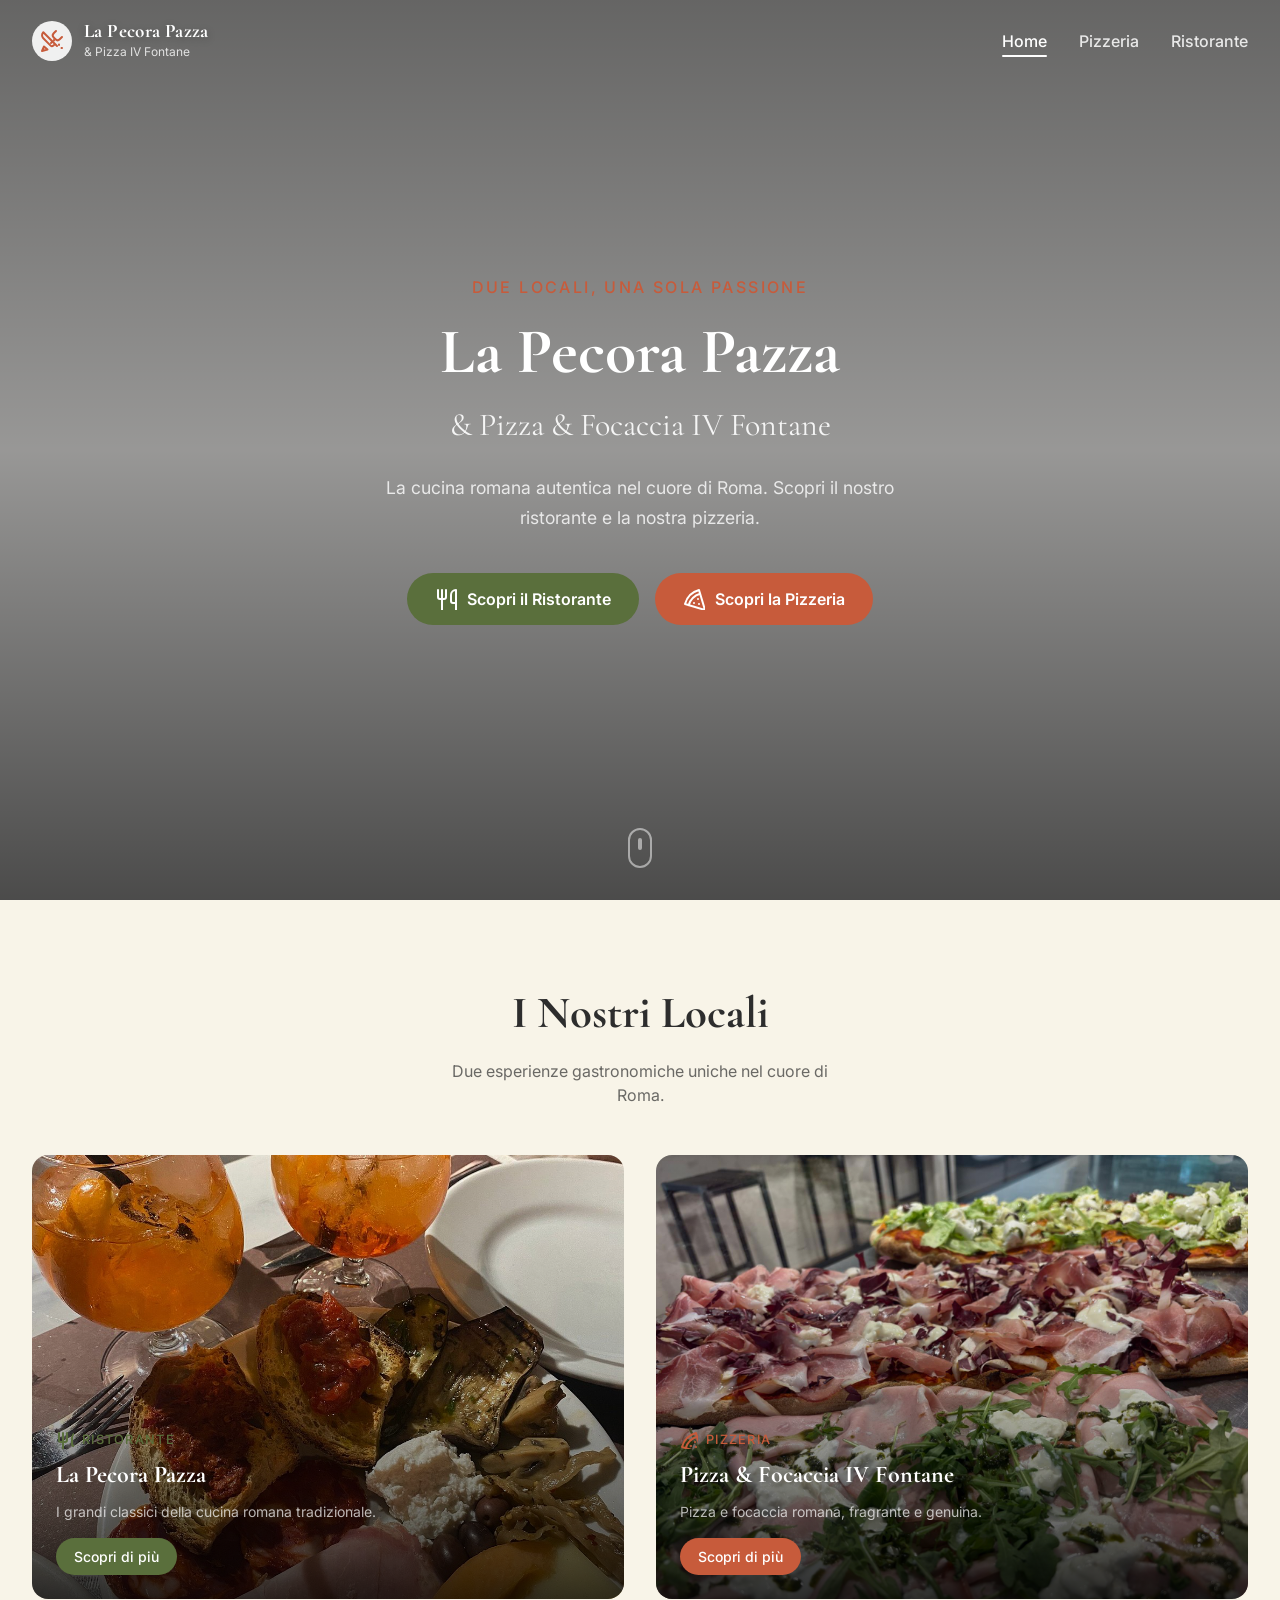
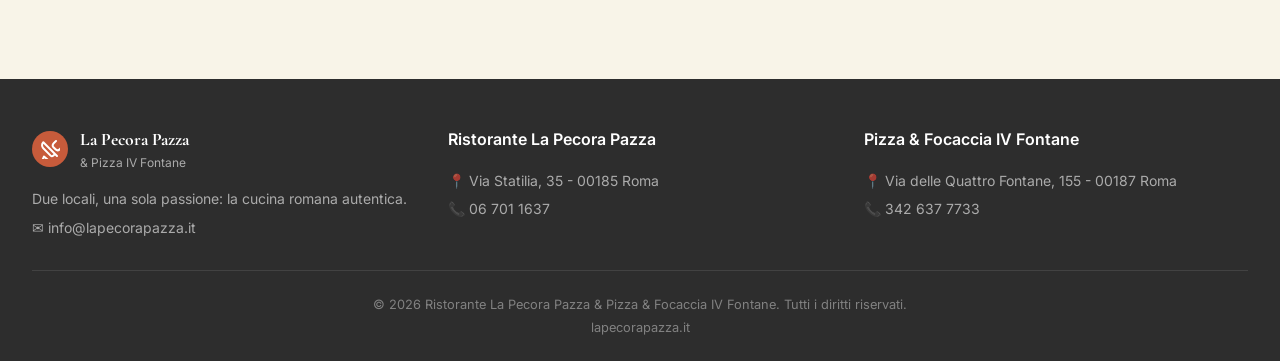
<file: index.html>
<!DOCTYPE html>
<html lang="it">
<head>
  <meta charset="UTF-8" />
  <meta name="viewport" content="width=device-width, initial-scale=1.0" />
  <meta name="description" content="Ristorante La Pecora Pazza e Pizza & Focaccia IV Fontane - Due locali, una sola passione. Cucina romana autentica nel cuore di Roma." />
  <title>La Pecora Pazza & Pizza IV Fontane - Home</title>
  <link rel="preconnect" href="https://fonts.googleapis.com">
  <link rel="preconnect" href="https://fonts.gstatic.com" crossorigin>
  <link href="https://fonts.googleapis.com/css2?family=Cormorant+Garamond:ital,wght@0,400;0,500;0,600;0,700;1,400&family=Inter:wght@300;400;500;600&display=swap" rel="stylesheet">
  <link rel="icon" href="favicon.svg" type="image/svg+xml" />
  <meta name="theme-color" content="#C75B3B" />
  <link rel="canonical" href="https://lapecorapazza.it/index.html" />
  <meta property="og:type" content="website" />
  <meta property="og:site_name" content="La Pecora Pazza & Pizza IV Fontane" />
  <meta property="og:locale" content="it_IT" />
  <meta property="og:title" content="La Pecora Pazza & Pizza IV Fontane — Cucina romana a Roma" />
  <meta property="og:description" content="Due locali, una sola passione: il ristorante La Pecora Pazza e la pizzeria Pizza & Focaccia IV Fontane, nel cuore di Roma." />
  <meta property="og:url" content="https://lapecorapazza.it/index.html" />
  <meta property="og:image" content="https://lapecorapazza.it/ristorante_home_cta.jpeg" />
  <meta name="twitter:card" content="summary_large_image" />
  <meta name="twitter:title" content="La Pecora Pazza & Pizza IV Fontane — Cucina romana a Roma" />
  <meta name="twitter:description" content="Due locali, una sola passione: il ristorante La Pecora Pazza e la pizzeria Pizza & Focaccia IV Fontane, nel cuore di Roma." />
  <meta name="twitter:image" content="https://lapecorapazza.it/ristorante_home_cta.jpeg" />
  <script type="application/ld+json">
{
  "@context": "https://schema.org",
  "@type": "ItemList",
  "name": "I nostri locali",
  "itemListElement": [
    {
      "@type": "ListItem",
      "position": 1,
      "item": {
        "@context": "https://schema.org",
        "@type": "Restaurant",
        "name": "Ristorante La Pecora Pazza",
        "servesCuisine": "Cucina romana",
        "url": "https://lapecorapazza.it/ristorante.html",
        "image": "https://lapecorapazza.it/ristorante_home_cta.jpeg",
        "telephone": "+39 06 701 1637",
        "email": "info@lapecorapazza.it",
        "priceRange": "€€",
        "address": {
          "@type": "PostalAddress",
          "streetAddress": "Via Statilia, 35",
          "postalCode": "00185",
          "addressLocality": "Roma",
          "addressRegion": "RM",
          "addressCountry": "IT"
        },
        "openingHoursSpecification": [
          {
            "@type": "OpeningHoursSpecification",
            "dayOfWeek": [
              "Monday",
              "Tuesday",
              "Wednesday",
              "Thursday",
              "Friday",
              "Saturday",
              "Sunday"
            ],
            "opens": "18:30",
            "closes": "23:00"
          }
        ]
      }
    },
    {
      "@type": "ListItem",
      "position": 2,
      "item": {
        "@context": "https://schema.org",
        "@type": "Restaurant",
        "name": "Pizza & Focaccia IV Fontane",
        "servesCuisine": "Pizza e focaccia romana",
        "url": "https://lapecorapazza.it/pizzeria.html",
        "image": "https://lapecorapazza.it/pizzeria_home_cta.jpeg",
        "telephone": "+39 342 637 7733",
        "email": "info@lapecorapazza.it",
        "priceRange": "€",
        "address": {
          "@type": "PostalAddress",
          "streetAddress": "Via delle Quattro Fontane, 155",
          "postalCode": "00187",
          "addressLocality": "Roma",
          "addressRegion": "RM",
          "addressCountry": "IT"
        },
        "openingHoursSpecification": [
          {
            "@type": "OpeningHoursSpecification",
            "dayOfWeek": [
              "Monday",
              "Tuesday",
              "Wednesday",
              "Thursday",
              "Friday",
              "Saturday",
              "Sunday"
            ],
            "opens": "11:00",
            "closes": "22:30"
          }
        ]
      }
    }
  ]
}
  </script>
  <link rel="stylesheet" href="styles.css">
</head>
<body class="flex flex-col min-h-screen">

  <!-- HEADER -->
  <header id="site-header">
    <div class="max-w-7xl mx-auto px-4 sm:px-6 lg:px-8">
      <div class="flex items-center justify-between">
        <!-- Logo -->
        <a href="index.html" class="flex items-center gap-3" style="text-decoration:none;">
          <div class="logo-icon">
            <svg xmlns="http://www.w3.org/2000/svg" width="24" height="24" viewBox="0 0 24 24" fill="none" stroke="currentColor" stroke-width="2" stroke-linecap="round" stroke-linejoin="round"><path d="m16 2-2.3 2.3a3 3 0 0 0 0 4.2l1.8 1.8a3 3 0 0 0 4.2 0L22 8"/><path d="M15 15 3.3 3.3a4.2 4.2 0 0 0 0 6l7.3 7.3c.7.7 2 .7 2.8 0L15 15Zm0 0 2 2"/><path d="m2 22 5.5-1.5L4 17.5 2 22Z"/><path d="M14 11.5V11"/><path d="M19 16v-.5"/><path d="M22 19h-.5"/><path d="m12 13-1 1"/></svg>
          </div>
          <div class="flex flex-col">
            <span class="header-logo-text">La Pecora Pazza</span>
            <span class="header-logo-sub">& Pizza IV Fontane</span>
          </div>
        </a>

        <!-- Desktop Nav -->
        <nav id="desktop-nav" class="flex items-center gap-8">
          <a href="index.html" class="nav-link active">Home</a>
          <a href="pizzeria.html" class="nav-link">Pizzeria</a>
          <a href="ristorante.html" class="nav-link">Ristorante</a>
        </nav>

        <!-- Mobile toggle -->
        <button id="menu-toggle" aria-label="Menu">
          <svg id="icon-menu" xmlns="http://www.w3.org/2000/svg" width="24" height="24" fill="none" stroke="currentColor" stroke-width="2" stroke-linecap="round" stroke-linejoin="round"><line x1="3" y1="12" x2="21" y2="12"/><line x1="3" y1="6" x2="21" y2="6"/><line x1="3" y1="18" x2="21" y2="18"/></svg>
          <svg id="icon-close" xmlns="http://www.w3.org/2000/svg" width="24" height="24" fill="none" stroke="currentColor" stroke-width="2" stroke-linecap="round" stroke-linejoin="round" style="display:none;"><line x1="18" y1="6" x2="6" y2="18"/><line x1="6" y1="6" x2="18" y2="18"/></svg>
        </button>
      </div>

      <!-- Mobile Menu -->
      <div id="mobile-menu">
        <a href="index.html" class="mobile-nav-link active">Home</a>
        <a href="pizzeria.html" class="mobile-nav-link">Pizzeria</a>
        <a href="ristorante.html" class="mobile-nav-link">Ristorante</a>
      </div>
    </div>
  </header>

  <main class="flex-1">

    <!-- HERO -->
    <section class="relative flex items-center justify-center overflow-hidden" style="min-height:100vh;">
      <div class="absolute inset-0" style="background-image:url('https://images.unsplash.com/photo-1414235077428-338989a2e8c0?w=1920&q=80'); background-size:cover; background-position:center;">
        <div class="absolute inset-0" style="background:linear-gradient(to bottom, rgba(0,0,0,0.6), rgba(0,0,0,0.4), rgba(0,0,0,0.7));"></div>
      </div>
      <div class="relative z-10 max-w-4xl mx-auto px-4 text-center text-white">
        <p style="color:var(--color-terracotta); font-weight:500; letter-spacing:0.15em; text-transform:uppercase; margin-bottom:16px;">
          Due locali, una sola passione
        </p>
        <h1 class="font-serif" style="font-size:clamp(2rem,6vw,4rem); font-weight:700; margin-bottom:12px; line-height:1.15;">
          La Pecora Pazza
        </h1>
        <p class="font-serif" style="font-size:clamp(1.2rem,3vw,2rem); color:rgba(255,255,255,0.9); margin-bottom:24px;">
          & Pizza & Focaccia IV Fontane
        </p>
        <p style="font-size:1.1rem; color:rgba(255,255,255,0.8); max-width:560px; margin:0 auto 40px; line-height:1.7;">
          La cucina romana autentica nel cuore di Roma. Scopri il nostro ristorante e la nostra pizzeria.
        </p>
        <div class="flex flex-col sm:flex-row gap-4 justify-center">
          <a href="ristorante.html" class="btn-olive">
            <svg xmlns="http://www.w3.org/2000/svg" width="22" height="22" fill="none" stroke="currentColor" stroke-width="2" stroke-linecap="round" stroke-linejoin="round"><path d="M3 2v7c0 1.1.9 2 2 2h4a2 2 0 0 0 2-2V2"/><path d="M7 2v20"/><path d="M21 15V2a5 5 0 0 0-5 5v6c0 1.1.9 2 2 2h3Zm0 0v7"/></svg>
            Scopri il Ristorante
          </a>
          <a href="pizzeria.html" class="btn-terracotta">
            <svg xmlns="http://www.w3.org/2000/svg" width="22" height="22" fill="none" stroke="currentColor" stroke-width="2" stroke-linecap="round" stroke-linejoin="round"><path d="M15 11h.01"/><path d="M11 15h.01"/><path d="M16 16h.01"/><path d="m2 16 20 6-6-20A20 20 0 0 0 2 16"/><path d="M5.71 17.11a17.04 17.04 0 0 1 11.4-11.4"/></svg>
            Scopri la Pizzeria
          </a>
        </div>
      </div>
      <!-- Scroll indicator -->
      <div class="absolute" style="bottom:32px; left:50%; transform:translateX(-50%);">
        <div class="scroll-indicator"><div class="scroll-dot"></div></div>
      </div>
    </section>

    <!-- I NOSTRI LOCALI -->
    <section style="padding:80px 0; background:var(--color-cream);">
      <div class="max-w-7xl mx-auto px-4 sm:px-6 lg:px-8">
        <div class="text-center" style="margin-bottom:48px;">
          <h2 class="font-serif" style="font-size:clamp(1.8rem,4vw,2.8rem); font-weight:700; color:var(--color-charcoal); margin-bottom:12px;">
            I Nostri Locali
          </h2>
          <p style="color:rgba(45,45,45,0.7); max-width:400px; margin:0 auto;">
            Due esperienze gastronomiche uniche nel cuore di Roma.
          </p>
        </div>

        <div class="grid md:grid-cols-2 gap-6 sm:gap-8">

          <!-- Ristorante Card -->
          <div class="location-card">
            <div class="location-card-img" style="background-image:url('ristorante_home_cta.jpeg');"></div>
            <div class="absolute inset-0" style="background:linear-gradient(to top, rgba(0,0,0,0.8) 0%, rgba(0,0,0,0.2) 50%, transparent 100%);"></div>
            <div class="absolute" style="bottom:0; left:0; right:0; padding:24px;">
              <div class="flex items-center gap-2" style="margin-bottom:8px;">
                <svg xmlns="http://www.w3.org/2000/svg" width="18" height="18" fill="none" stroke="var(--color-olive)" stroke-width="2" stroke-linecap="round" stroke-linejoin="round" style="flex-shrink:0;"><path d="M3 2v7c0 1.1.9 2 2 2h4a2 2 0 0 0 2-2V2"/><path d="M7 2v20"/><path d="M21 15V2a5 5 0 0 0-5 5v6c0 1.1.9 2 2 2h3Zm0 0v7"/></svg>
                <span style="color:var(--color-olive); font-weight:500; font-size:0.8rem; text-transform:uppercase; letter-spacing:0.1em;">Ristorante</span>
              </div>
              <h3 class="font-serif" style="font-size:1.5rem; font-weight:700; color:#fff; margin-bottom:8px;">La Pecora Pazza</h3>
              <p style="color:rgba(255,255,255,0.7); font-size:0.875rem; margin-bottom:16px;">I grandi classici della cucina romana tradizionale.</p>
              <a href="ristorante.html" class="btn-sm-olive">Scopri di più</a>
            </div>
          </div>

          <!-- Pizzeria Card -->
          <div class="location-card">
            <div class="location-card-img" style="background-image:url('pizzeria_home_cta.jpeg');"></div>
            <div class="absolute inset-0" style="background:linear-gradient(to top, rgba(0,0,0,0.8) 0%, rgba(0,0,0,0.2) 50%, transparent 100%);"></div>
            <div class="absolute" style="bottom:0; left:0; right:0; padding:24px;">
              <div class="flex items-center gap-2" style="margin-bottom:8px;">
                <svg xmlns="http://www.w3.org/2000/svg" width="18" height="18" fill="none" stroke="var(--color-terracotta)" stroke-width="2" stroke-linecap="round" stroke-linejoin="round" style="flex-shrink:0;"><path d="M15 11h.01"/><path d="M11 15h.01"/><path d="M16 16h.01"/><path d="m2 16 20 6-6-20A20 20 0 0 0 2 16"/><path d="M5.71 17.11a17.04 17.04 0 0 1 11.4-11.4"/></svg>
                <span style="color:var(--color-terracotta); font-weight:500; font-size:0.8rem; text-transform:uppercase; letter-spacing:0.1em;">Pizzeria</span>
              </div>
              <h3 class="font-serif" style="font-size:1.5rem; font-weight:700; color:#fff; margin-bottom:8px;">Pizza & Focaccia IV Fontane</h3>
              <p style="color:rgba(255,255,255,0.7); font-size:0.875rem; margin-bottom:16px;">Pizza e focaccia romana, fragrante e genuina.</p>
              <a href="pizzeria.html" class="btn-sm-terracotta">Scopri di più</a>
            </div>
          </div>

        </div>
      </div>
    </section>

  </main>

  <!-- FOOTER -->
  <footer style="padding:48px 0 24px;">
    <div class="max-w-7xl mx-auto px-4 sm:px-6 lg:px-8">
      <div class="grid md:grid-cols-3 gap-8" style="margin-bottom:32px;">
        <div>
          <a href="index.html" class="flex items-center gap-3" style="text-decoration:none; margin-bottom:16px;">
            <div style="padding:8px; border-radius:50%; background:var(--color-terracotta); display:flex;">
              <svg xmlns="http://www.w3.org/2000/svg" width="20" height="20" fill="none" stroke="#fff" stroke-width="2" stroke-linecap="round" stroke-linejoin="round"><path d="m16 2-2.3 2.3a3 3 0 0 0 0 4.2l1.8 1.8a3 3 0 0 0 4.2 0L22 8"/><path d="M15 15 3.3 3.3a4.2 4.2 0 0 0 0 6l7.3 7.3c.7.7 2 .7 2.8 0L15 15Zm0 0 2 2"/><path d="m2 22 5.5-1.5L4 17.5 2 22Z"/></svg>
            </div>
            <div>
              <div class="font-serif" style="font-size:1.1rem; font-weight:700; color:#fff;">La Pecora Pazza</div>
              <div style="font-size:0.75rem; color:rgba(255,255,255,0.6);">& Pizza IV Fontane</div>
            </div>
          </a>
          <p style="color:rgba(255,255,255,0.6); font-size:0.875rem; margin-bottom:8px;">Due locali, una sola passione: la cucina romana autentica.</p>
          <p style="color:rgba(255,255,255,0.6); font-size:0.875rem;">&#9993; info@lapecorapazza.it</p>
        </div>

        <div>
          <h4 style="font-weight:600; color:#fff; margin-bottom:16px;">Ristorante La Pecora Pazza</h4>
          <div style="color:rgba(255,255,255,0.6); font-size:0.875rem; line-height:2;">
            <p>&#128205; Via Statilia, 35 - 00185 Roma</p>
            <p>&#128222; 06 701 1637</p>
          </div>
        </div>

        <div>
          <h4 style="font-weight:600; color:#fff; margin-bottom:16px;">Pizza & Focaccia IV Fontane</h4>
          <div style="color:rgba(255,255,255,0.6); font-size:0.875rem; line-height:2;">
            <p>&#128205; Via delle Quattro Fontane, 155 - 00187 Roma</p>
            <p>&#128222; 342 637 7733</p>
          </div>
        </div>
      </div>
      <div style="border-top:1px solid rgba(255,255,255,0.1); padding-top:24px; text-align:center; color:rgba(255,255,255,0.4); font-size:0.8rem;">
        <p>&copy; <span id="year"></span> Ristorante La Pecora Pazza & Pizza & Focaccia IV Fontane. Tutti i diritti riservati.</p>
        <p style="margin-top:4px;">lapecorapazza.it</p>
      </div>
    </div>
  </footer>

  <script>document.getElementById('year').textContent = new Date().getFullYear();</script>
  <script src="nav.js"></script>
</body>
</html>
</file>
<file: styles.css>
:root {
  --color-terracotta: #C75B3B;
  --color-terracotta-dark: #A64A2E;
  --color-olive: #5A6F3C;
  --color-cream: #F8F4E8;
  --color-warm-white: #FDFCFA;
  --color-charcoal: #2D2D2D;
  --color-gold: #D4A853;
}

/* ─────────────────────────────────────────────
   RESET
   Sostituisce il Preflight di Tailwind, che prima
   arrivava dal CDN. Mantiene invariate le rese
   tipografiche gia' presenti nelle pagine.
───────────────────────────────────────────── */
*, *::before, *::after { box-sizing: border-box; }

h1, h2, h3, h4, h5, h6, p, figure, blockquote, dl, dd {
  margin: 0;
  font-size: inherit;
  font-weight: inherit;
}

ul, ol { list-style: none; margin: 0; padding: 0; }

img, svg, video, canvas { display: block; vertical-align: middle; }
img, video { max-width: 100%; height: auto; }

button {
  background: transparent;
  font-family: inherit;
  font-size: 100%;
  font-weight: inherit;
  line-height: inherit;
  color: inherit;
  margin: 0;
  padding: 0;
  border: 0;
}

a { color: inherit; text-decoration: inherit; }

html {
  scroll-behavior: smooth;
  line-height: 1.5;
  -webkit-text-size-adjust: 100%;
}

body {
  font-family: 'Inter', sans-serif;
  background-color: var(--color-warm-white);
  color: var(--color-charcoal);
  line-height: inherit;
  margin: 0;
}

.font-serif { font-family: 'Cormorant Garamond', serif; }

/* Scrollbar */
::-webkit-scrollbar { width: 8px; }
::-webkit-scrollbar-track { background: var(--color-cream); }
::-webkit-scrollbar-thumb { background: var(--color-terracotta); border-radius: 4px; }
::-webkit-scrollbar-thumb:hover { background: var(--color-terracotta-dark); }

/* Header */
#site-header {
  position: fixed;
  top: 0; left: 0; right: 0;
  z-index: 50;
  transition: background 0.3s, padding 0.3s, box-shadow 0.3s;
  padding: 20px 0;
  background: transparent;
}
#site-header.scrolled {
  background: var(--color-warm-white);
  padding: 12px 0;
  box-shadow: 0 2px 12px rgba(0,0,0,0.08);
}

.header-logo-text { font-family: 'Cormorant Garamond', serif; font-size: 1.2rem; font-weight: 700; letter-spacing: 0.02em; line-height: 1.2; }
.header-logo-sub { font-size: 0.75rem; }

#site-header:not(.scrolled) .header-logo-text { color: #fff; text-shadow: 0 2px 8px rgba(0,0,0,0.3); }
#site-header:not(.scrolled) .header-logo-sub { color: rgba(255,255,255,0.8); }
#site-header.scrolled .header-logo-text { color: var(--color-charcoal); }
#site-header.scrolled .header-logo-sub { color: rgba(45,45,45,0.7); }

.logo-icon {
  padding: 8px;
  border-radius: 50%;
  display: flex;
  align-items: center;
  justify-content: center;
  transition: background 0.3s;
}
#site-header:not(.scrolled) .logo-icon { background: rgba(255,255,255,0.9); }
#site-header.scrolled .logo-icon { background: var(--color-terracotta); }
#site-header:not(.scrolled) .logo-icon svg { color: var(--color-terracotta); }
#site-header.scrolled .logo-icon svg { color: #fff; }

.nav-link {
  font-weight: 500;
  text-decoration: none;
  transition: color 0.2s;
  position: relative;
}
#site-header:not(.scrolled) .nav-link { color: rgba(255,255,255,0.85); }
#site-header:not(.scrolled) .nav-link:hover,
#site-header:not(.scrolled) .nav-link.active { color: #fff; }
#site-header.scrolled .nav-link { color: var(--color-charcoal); }
#site-header.scrolled .nav-link:hover,
#site-header.scrolled .nav-link.active { color: var(--color-terracotta); }

.nav-link.active::after {
  content: '';
  position: absolute;
  bottom: -4px; left: 0; right: 0;
  height: 2px;
  border-radius: 2px;
}
#site-header:not(.scrolled) .nav-link.active::after { background: #fff; }
#site-header.scrolled .nav-link.active::after { background: var(--color-terracotta); }

/* Mobile menu */
#mobile-menu {
  display: none;
  flex-direction: column;
  gap: 4px;
  padding: 16px 0 8px;
  border-top: 1px solid rgba(255,255,255,0.15);
  margin-top: 12px;
}
#mobile-menu.open { display: flex; }
.mobile-nav-link {
  text-decoration: none;
  font-weight: 500;
  padding: 12px 16px;
  border-radius: 8px;
  transition: background 0.2s, color 0.2s;
}
#site-header:not(.scrolled) .mobile-nav-link { color: #fff; }
#site-header:not(.scrolled) .mobile-nav-link:hover { background: rgba(255,255,255,0.1); }
#site-header:not(.scrolled) .mobile-nav-link.active { background: var(--color-terracotta); color: #fff; }
#site-header.scrolled .mobile-nav-link { color: var(--color-charcoal); }
#site-header.scrolled .mobile-nav-link:hover { background: var(--color-cream); }
#site-header.scrolled .mobile-nav-link.active { background: var(--color-terracotta); color: #fff; }

#menu-toggle {
  background: none;
  border: none;
  cursor: pointer;
  padding: 8px;
  border-radius: 8px;
  display: none;
  transition: background 0.2s;
}
#site-header:not(.scrolled) #menu-toggle { color: #fff; }
#site-header.scrolled #menu-toggle { color: var(--color-charcoal); }
#site-header:not(.scrolled) #menu-toggle:hover { background: rgba(255,255,255,0.1); }
#site-header.scrolled #menu-toggle:hover { background: var(--color-cream); }

@media (max-width: 767px) {
  #menu-toggle { display: block; }
  #desktop-nav { display: none; }
}

/* Hero scroll indicator */
.scroll-indicator {
  width: 24px; height: 40px;
  border: 2px solid rgba(255,255,255,0.5);
  border-radius: 12px;
  display: flex;
  align-items: flex-start;
  justify-content: center;
  padding: 8px;
  animation: bounce 2s infinite;
}
.scroll-dot {
  width: 6px; height: 12px;
  background: rgba(255,255,255,0.5);
  border-radius: 3px;
}
@keyframes bounce {
  0%, 100% { transform: translateY(0); }
  50% { transform: translateY(-8px); }
}

/* Buttons */
.btn-terracotta {
  display: inline-flex; align-items: center; gap: 10px;
  padding: 14px 28px;
  background: var(--color-terracotta);
  color: #fff;
  font-weight: 600;
  font-size: 1rem;
  border-radius: 50px;
  text-decoration: none;
  transition: background 0.2s, transform 0.2s;
}
.btn-terracotta:hover { background: var(--color-terracotta-dark); transform: scale(1.04); }

.btn-olive {
  display: inline-flex; align-items: center; gap: 10px;
  padding: 14px 28px;
  background: var(--color-olive);
  color: #fff;
  font-weight: 600;
  font-size: 1rem;
  border-radius: 50px;
  text-decoration: none;
  transition: background 0.2s, transform 0.2s;
}
.btn-olive:hover { background: #4a5c32; transform: scale(1.04); }

.btn-white-terracotta {
  display: inline-flex; align-items: center; gap: 8px;
  padding: 10px 20px;
  background: #fff;
  color: var(--color-terracotta);
  font-weight: 600;
  font-size: 0.875rem;
  border-radius: 50px;
  text-decoration: none;
  transition: background 0.2s;
}
.btn-white-terracotta:hover { background: var(--color-cream); }

.btn-white-olive {
  display: inline-flex; align-items: center; gap: 8px;
  padding: 10px 20px;
  background: #fff;
  color: var(--color-olive);
  font-weight: 600;
  font-size: 0.875rem;
  border-radius: 50px;
  text-decoration: none;
  transition: background 0.2s;
}
.btn-white-olive:hover { background: var(--color-cream); }

.btn-dark {
  display: inline-flex; align-items: center; gap: 8px;
  padding: 10px 20px;
  background: var(--color-charcoal);
  color: #fff;
  font-weight: 600;
  font-size: 0.875rem;
  border-radius: 50px;
  text-decoration: none;
  transition: background 0.2s;
}
.btn-dark:hover { background: #1a1a1a; }

.btn-sm-terracotta {
  display: inline-flex; align-items: center; gap: 6px;
  padding: 8px 18px;
  background: var(--color-terracotta);
  color: #fff;
  font-weight: 500;
  font-size: 0.875rem;
  border-radius: 50px;
  text-decoration: none;
  transition: background 0.2s;
}
.btn-sm-terracotta:hover { background: var(--color-terracotta-dark); }

.btn-sm-olive {
  display: inline-flex; align-items: center; gap: 6px;
  padding: 8px 18px;
  background: var(--color-olive);
  color: #fff;
  font-weight: 500;
  font-size: 0.875rem;
  border-radius: 50px;
  text-decoration: none;
  transition: background 0.2s;
}
.btn-sm-olive:hover { background: #4a5c32; }

/* Menu items */
.menu-item {
  display: flex;
  justify-content: space-between;
  align-items: flex-start;
  padding-bottom: 16px;
  border-bottom: 1px solid var(--color-cream);
}
.menu-item-highlight {
  display: flex;
  justify-content: space-between;
  align-items: flex-start;
  padding: 12px;
  margin: 0 -12px;
  border-radius: 8px;
}
.menu-item-highlight.terracotta-bg { background: rgba(199,91,59,0.06); }
.menu-item-highlight.olive-bg { background: rgba(90,111,60,0.06); }

.menu-price-terracotta { font-family: 'Cormorant Garamond', serif; font-size: 1.25rem; font-weight: 700; color: var(--color-terracotta); white-space: nowrap; }
.menu-price-olive { font-family: 'Cormorant Garamond', serif; font-size: 1.25rem; font-weight: 700; color: var(--color-olive); white-space: nowrap; }

.badge-terracotta { display: inline-block; padding: 2px 8px; background: var(--color-terracotta); color: #fff; font-size: 0.7rem; border-radius: 50px; }
.badge-olive { display: inline-block; padding: 2px 8px; background: var(--color-olive); color: #fff; font-size: 0.7rem; border-radius: 50px; }

/* Gallery */
.gallery-grid {
  columns: 2;
  column-gap: 12px;
}
@media (min-width: 640px) { .gallery-grid { columns: 3; } }
@media (min-width: 1024px) { .gallery-grid { columns: 4; } }

.gallery-item {
  break-inside: avoid;
  overflow: hidden;
  border-radius: 12px;
  margin-bottom: 12px;
  box-shadow: 0 2px 8px rgba(0,0,0,0.08);
}
.gallery-item img {
  width: 100%;
  height: auto;
  display: block;
  transition: transform 0.5s;
}
.gallery-item:hover img { transform: scale(1.05); }

/* Cards */
.location-card {
  position: relative;
  overflow: hidden;
  border-radius: 16px;
}
.location-card-img {
  aspect-ratio: 4/3;
  background-size: cover;
  background-position: center;
  transition: transform 0.5s;
}
.location-card:hover .location-card-img { transform: scale(1.05); }

/* Footer */
footer { background: var(--color-charcoal); color: #fff; }

/* Info cards */
.info-card { background: #fff; padding: 24px; border-radius: 12px; box-shadow: 0 2px 8px rgba(0,0,0,0.06); }

/* Orari table */
.orari-row { display: flex; justify-content: space-between; font-size: 0.875rem; color: rgba(45,45,45,0.7); }

/* CTA bar */
.cta-bar-terracotta { background: var(--color-terracotta); padding: 16px 0; }
.cta-bar-olive { background: var(--color-olive); padding: 16px 0; }

/* Contorni grid */
.contorno-card { background: rgba(248,244,232,0.5); padding: 16px; border-radius: 8px; }

/* ─────────────────────────────────────────────
   LIGHTBOX GALLERIA (condiviso pizzeria/ristorante)
───────────────────────────────────────────── */
#lightbox {
  display: none;
  position: fixed;
  inset: 0;
  z-index: 1000;
  background: rgba(0,0,0,0.92);
  align-items: center;
  justify-content: center;
}
#lightbox.active { display: flex; }
#lightbox img {
  max-width: 90vw;
  max-height: 88vh;
  object-fit: contain;
  border-radius: 8px;
  box-shadow: 0 8px 48px rgba(0,0,0,0.6);
  user-select: none;
}
#lightbox-close {
  position: absolute;
  top: 20px; right: 24px;
  background: rgba(255,255,255,0.12);
  color: #fff;
  font-size: 1.8rem;
  line-height: 1;
  width: 44px; height: 44px;
  border-radius: 50%;
  cursor: pointer;
  display: flex; align-items: center; justify-content: center;
  transition: background 0.2s;
}
#lightbox-close:hover { background: rgba(255,255,255,0.25); }
#lightbox-prev, #lightbox-next {
  position: absolute;
  top: 50%; transform: translateY(-50%);
  background: rgba(255,255,255,0.12);
  color: #fff;
  font-size: 1.5rem;
  width: 48px; height: 48px;
  border-radius: 50%;
  cursor: pointer;
  display: flex; align-items: center; justify-content: center;
  transition: background 0.2s;
}
#lightbox-prev:hover, #lightbox-next:hover { background: rgba(255,255,255,0.25); }
#lightbox-prev { left: 16px; }
#lightbox-next { right: 16px; }
#lightbox-counter {
  position: absolute;
  bottom: 20px; left: 50%; transform: translateX(-50%);
  color: rgba(255,255,255,0.6);
  font-size: 0.85rem;
  font-family: 'Inter', sans-serif;
}
.gallery-item { cursor: pointer; }

/* Griglia galleria ristorante */
.gallery-grid-fixed img {
  width: 100%;
  height: 250px;
  object-fit: cover;
  border-radius: 8px;
  cursor: pointer;
}

/* ─────────────────────────────────────────────
   UTILITY DI LAYOUT
   Equivalenti locali delle classi Tailwind usate
   nelle pagine (prima caricate dal CDN).
   Ordine mobile-first: base -> sm -> md -> lg.
───────────────────────────────────────────── */

/* Display */
.flex { display: flex; }
.grid { display: grid; }
.flex-1 { flex: 1 1 0%; }
.flex-col { flex-direction: column; }
.flex-wrap { flex-wrap: wrap; }

/* Allineamenti */
.items-center { align-items: center; }
.justify-between { justify-content: space-between; }
.justify-center { justify-content: center; }

/* Colonne */
.grid-cols-2 { grid-template-columns: repeat(2, minmax(0, 1fr)); }

/* Gap */
.gap-2 { gap: 0.5rem; }
.gap-3 { gap: 0.75rem; }
.gap-4 { gap: 1rem; }
.gap-6 { gap: 1.5rem; }
.gap-8 { gap: 2rem; }

/* Larghezze e centratura */
.mx-auto { margin-left: auto; margin-right: auto; }
.max-w-4xl { max-width: 56rem; }
.max-w-6xl { max-width: 72rem; }
.max-w-7xl { max-width: 80rem; }
.min-h-screen { min-height: 100vh; }

/* Spaziature */
.px-4 { padding-left: 1rem; padding-right: 1rem; }

/* Posizionamento */
.relative { position: relative; }
.absolute { position: absolute; }
.inset-0 { top: 0; right: 0; bottom: 0; left: 0; }
.z-10 { z-index: 10; }
.overflow-hidden { overflow: hidden; }

/* Testo */
.text-center { text-align: center; }
.text-white { color: #fff; }

/* ── Breakpoint sm (640px) ── */
@media (min-width: 640px) {
  .sm\:flex-row { flex-direction: row; }
  .sm\:gap-8 { gap: 2rem; }
  .sm\:grid-cols-2 { grid-template-columns: repeat(2, minmax(0, 1fr)); }
  .sm\:grid-cols-3 { grid-template-columns: repeat(3, minmax(0, 1fr)); }
  .sm\:px-6 { padding-left: 1.5rem; padding-right: 1.5rem; }
}

/* ── Breakpoint md (768px) ── */
@media (min-width: 768px) {
  .md\:grid-cols-2 { grid-template-columns: repeat(2, minmax(0, 1fr)); }
  .md\:grid-cols-3 { grid-template-columns: repeat(3, minmax(0, 1fr)); }
}

/* ── Breakpoint lg (1024px) ── */
@media (min-width: 1024px) {
  .lg\:grid-cols-4 { grid-template-columns: repeat(4, minmax(0, 1fr)); }
  .lg\:px-8 { padding-left: 2rem; padding-right: 2rem; }
}
</file>
